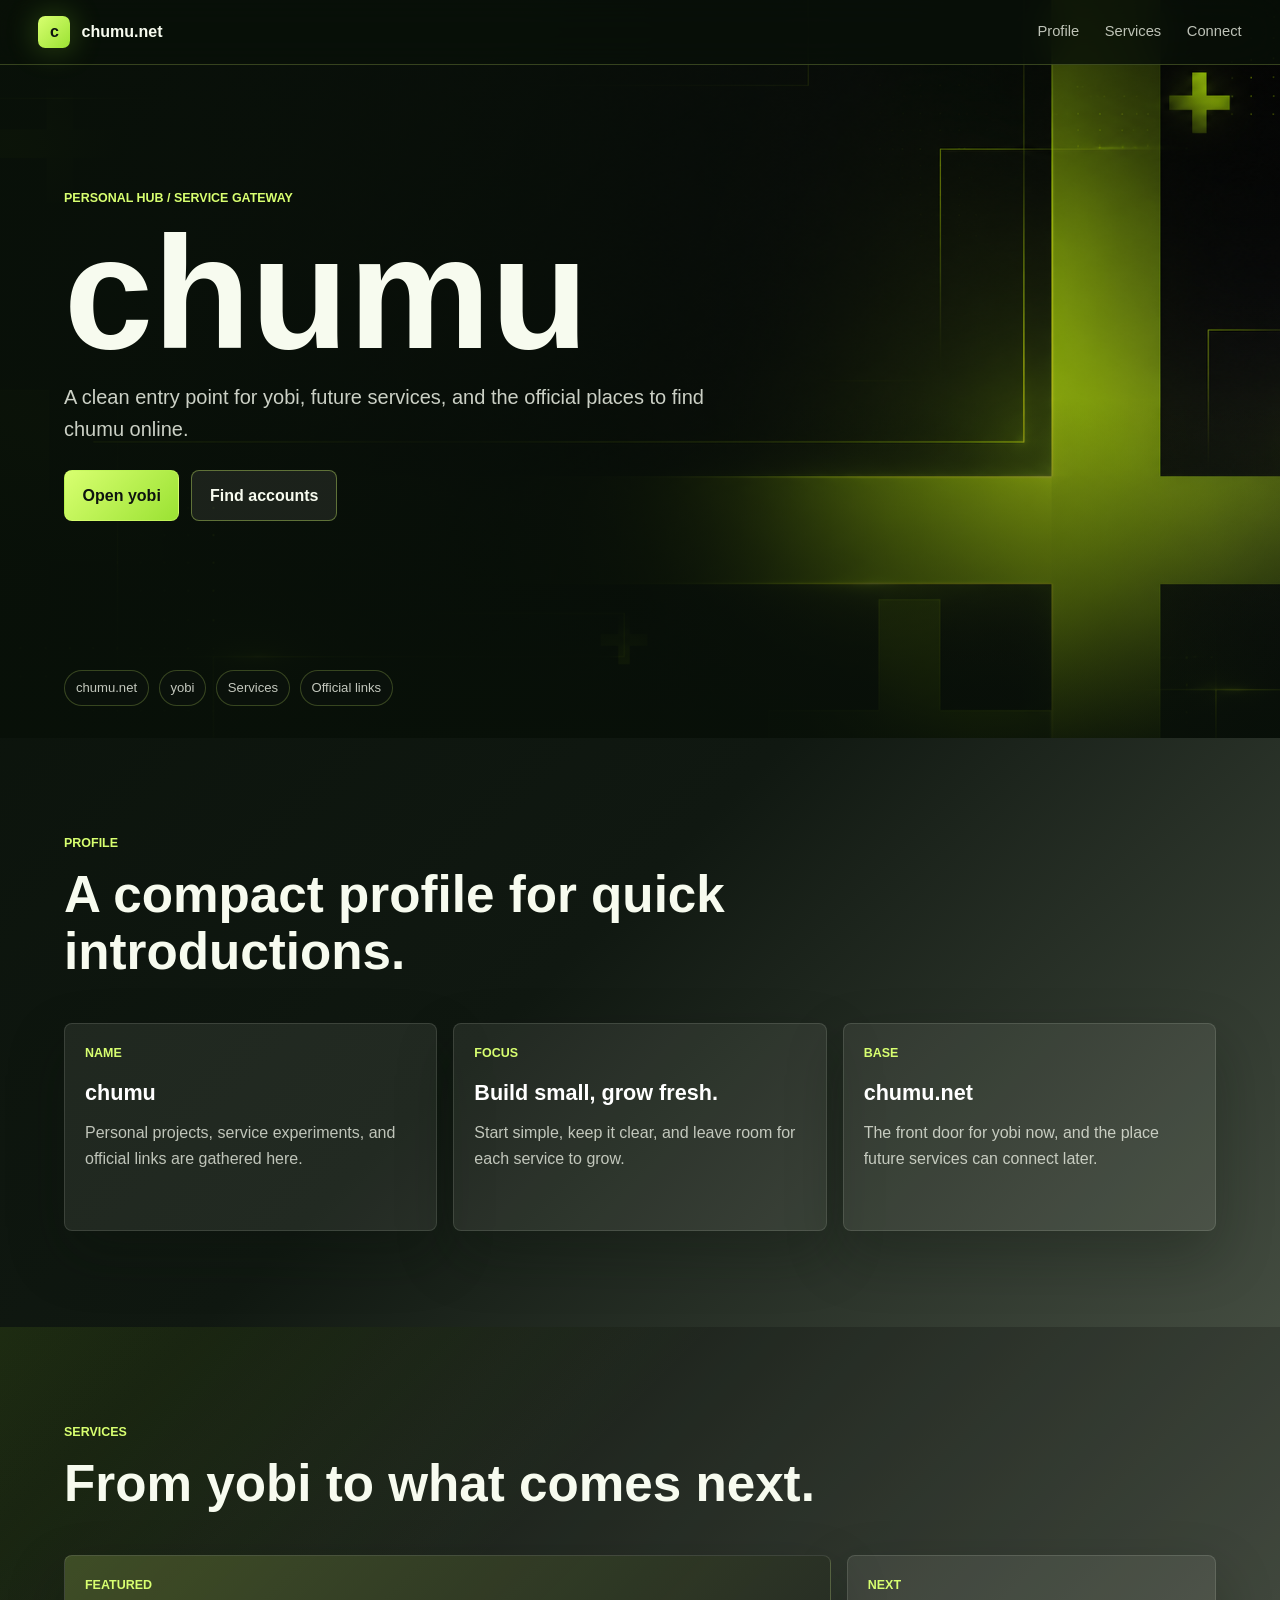
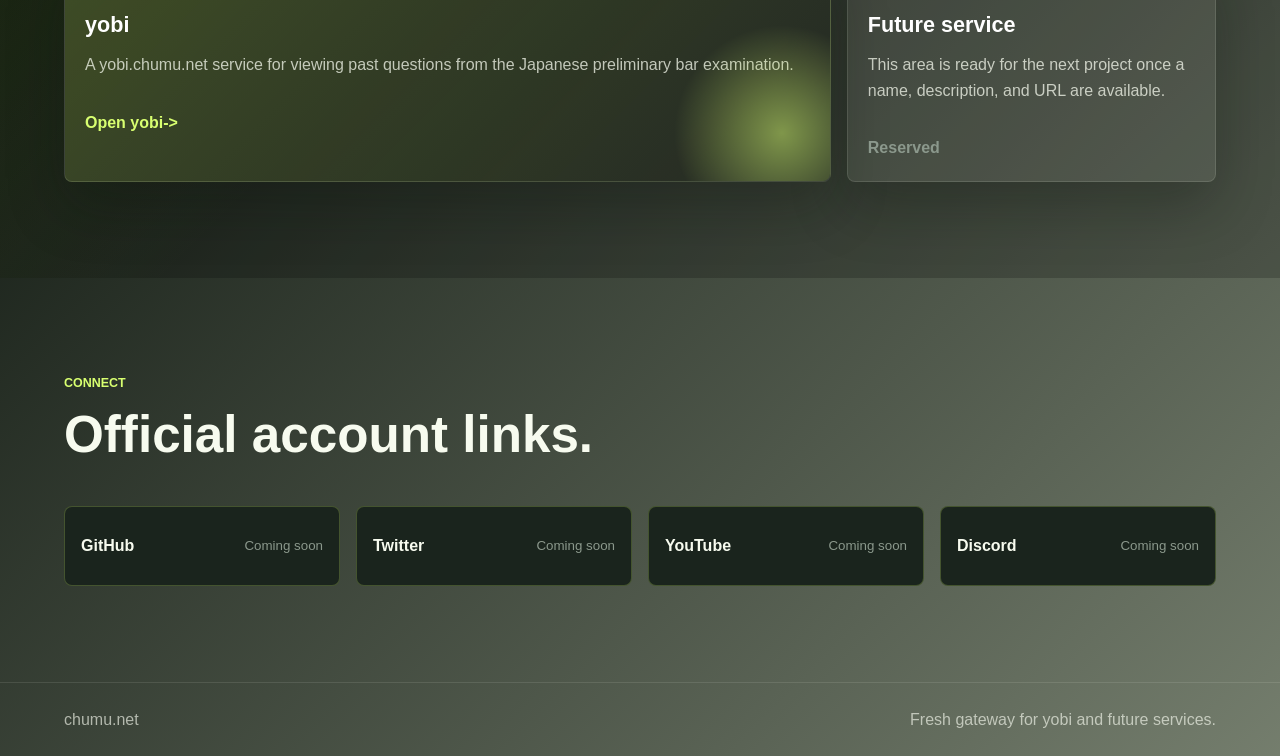
<file: index.html>
<!DOCTYPE html>
<html lang="ja">
<head>
    <link rel="canonical" href="https://chumu.net/">
    <script>
    if (location.pathname.endsWith("index.html")) {
        const newPath = location.pathname.replace(/index\.html$/, "");
        location.replace(newPath + location.search + location.hash);
    }
    </script>
    <meta charset="UTF-8">
    <meta name="viewport" content="width=device-width, initial-scale=1.0">
    <meta name="description" content="chumu.net is the personal hub for chumu, yobi, future services, and official account links.">
    <meta name="theme-color" content="#9be233">
    <meta name="color-scheme" content="dark light">
    <meta property="og:site_name" content="chumu.net">
    <meta property="og:title" content="chumu.net">
    <meta property="og:description" content="Personal hub for chumu, yobi, future services, and official account links.">
    <meta property="og:type" content="website">
    <meta property="og:url" content="https://chumu.net/">
    <meta property="og:image" content="https://chumu.net/images/og-image.jpg">
    <meta property="og:image:width" content="1200">
    <meta property="og:image:height" content="630">
    <meta name="twitter:card" content="summary_large_image">
    <meta name="twitter:title" content="chumu.net">
    <meta name="twitter:description" content="Personal hub for chumu, yobi, future services, and official account links.">
    <meta name="twitter:image" content="https://chumu.net/images/og-image.jpg">
    <title>chumu.net</title>
    <link rel="icon" href="favicon.svg" type="image/svg+xml">
    <link rel="manifest" href="site.webmanifest">
    <link rel="preload" as="image" href="images/homepage.png" type="image/png">
    <link rel="stylesheet" href="styles.css">
</head>
<body>
    <header class="site-header" aria-label="Site header">
        <a class="brand" href="#top" aria-label="chumu.net home">
            <span class="brand-mark" aria-hidden="true">c</span>
            <span>chumu.net</span>
        </a>
        <nav class="nav-links" aria-label="Primary navigation">
            <a href="#profile">Profile</a>
            <a href="#services">Services</a>
            <a href="#connect">Connect</a>
        </nav>
    </header>

    <main id="top">
        <section class="hero" aria-labelledby="hero-title">
            <div class="hero-media" aria-hidden="true"></div>
            <div class="hero-inner">
                <p class="eyebrow">Personal hub / Service gateway</p>
                <h1 id="hero-title">chumu</h1>
                <p class="hero-copy">
                    A clean entry point for yobi, future services, and the official places to find chumu online.
                </p>
                <div class="hero-actions">
                    <a class="button primary" href="https://yobi.chumu.net/" target="_blank" rel="noopener noreferrer">Open yobi</a>
                    <a class="button ghost" href="#connect">Find accounts</a>
                </div>
            </div>
            <div class="signal-strip" aria-label="Site highlights">
                <span>chumu.net</span>
                <span>yobi</span>
                <span>Services</span>
                <span>Official links</span>
            </div>
        </section>

        <section id="profile" class="profile-section" aria-labelledby="profile-title">
            <div class="section-heading">
                <p class="eyebrow">Profile</p>
                <h2 id="profile-title">A compact profile for quick introductions.</h2>
            </div>
            <div class="profile-grid">
                <article class="profile-card">
                    <p class="label">Name</p>
                    <h3>chumu</h3>
                    <p>Personal projects, service experiments, and official links are gathered here.</p>
                </article>
                <article class="profile-card">
                    <p class="label">Focus</p>
                    <h3>Build small, grow fresh.</h3>
                    <p>Start simple, keep it clear, and leave room for each service to grow.</p>
                </article>
                <article class="profile-card">
                    <p class="label">Base</p>
                    <h3>chumu.net</h3>
                    <p>The front door for yobi now, and the place future services can connect later.</p>
                </article>
            </div>
        </section>

        <section id="services" class="services-section" aria-labelledby="services-title">
            <div class="section-heading">
                <p class="eyebrow">Services</p>
                <h2 id="services-title">From yobi to what comes next.</h2>
            </div>
            <div class="service-grid" id="service-list" aria-live="polite">
                <article class="service-card featured">
                    <p class="label">Featured</p>
                    <h3>yobi</h3>
                    <p>A yobi.chumu.net service for viewing past questions from the Japanese preliminary bar examination.</p>
                    <a class="text-link" href="https://yobi.chumu.net/" target="_blank" rel="noopener noreferrer">Open yobi</a>
                </article>
                <article class="service-card muted">
                    <p class="label">Next</p>
                    <h3>Future service</h3>
                    <p>This area is ready for the next project once a name, description, and URL are available.</p>
                    <span class="text-link disabled">Reserved</span>
                </article>
            </div>
        </section>

        <section id="connect" class="connect-section" aria-labelledby="connect-title">
            <div class="section-heading">
                <p class="eyebrow">Connect</p>
                <h2 id="connect-title">Official account links.</h2>
            </div>
            <div class="account-grid" id="account-list" aria-live="polite">
                <span class="account-link disabled">
                    <span>GitHub</span>
                    <small>Coming soon</small>
                </span>
                <span class="account-link disabled">
                    <span>Twitter</span>
                    <small>Coming soon</small>
                </span>
                <span class="account-link disabled">
                    <span>YouTube</span>
                    <small>Coming soon</small>
                </span>
                <span class="account-link disabled">
                    <span>Discord</span>
                    <small>Coming soon</small>
                </span>
            </div>
        </section>
    </main>

    <footer class="site-footer">
        <span>chumu.net</span>
        <span>Fresh gateway for yobi and future services.</span>
    </footer>

    <script src="script.js"></script>
</body>
</html>
</file>
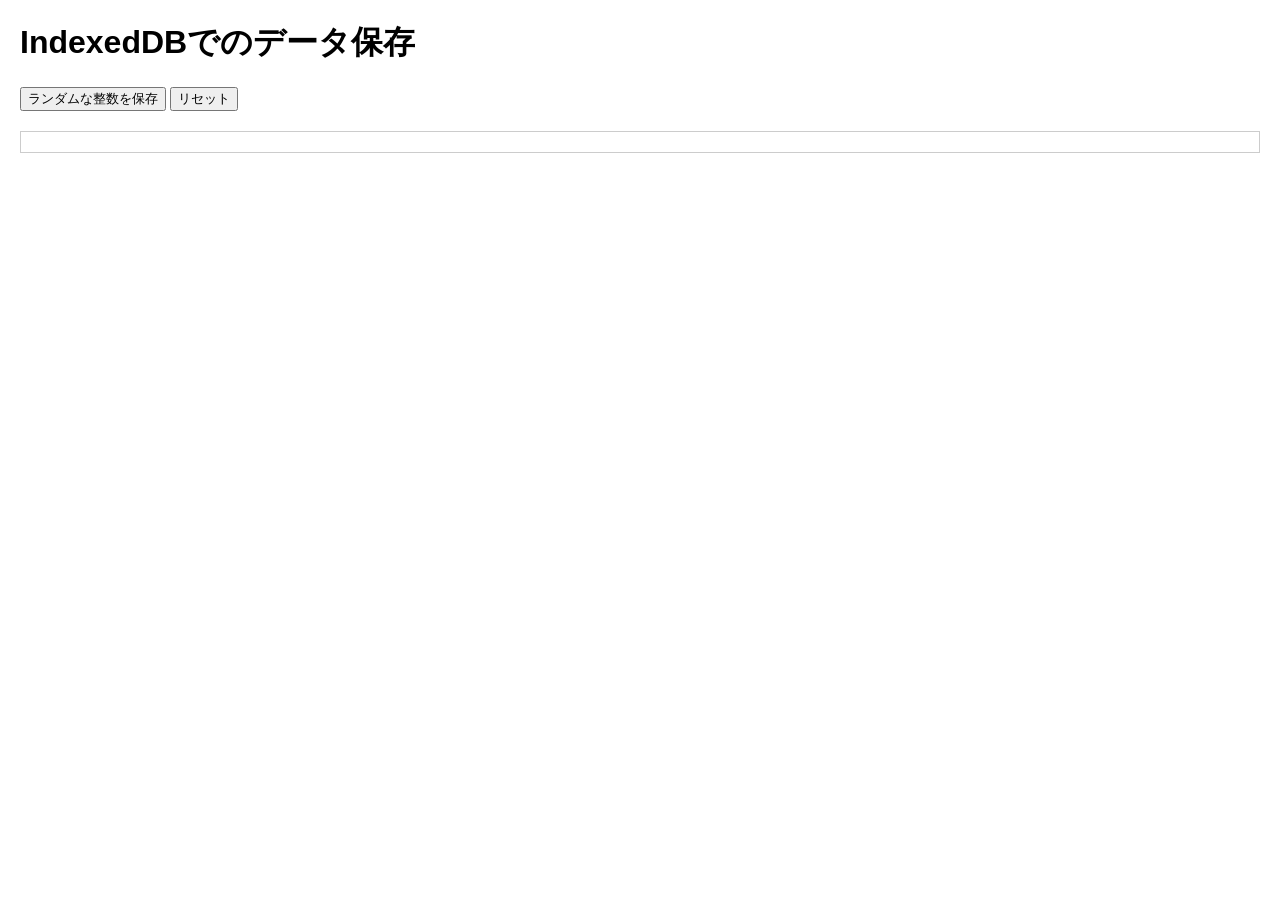
<file: test.html>
<!DOCTYPE html>
<html lang="ja">
<head>
    <meta charset="UTF-8">
    <meta name="viewport" content="width=device-width, initial-scale=1.0">
    <title>IndexedDB Sample</title>
    <style>
        body {
            font-family: Arial, sans-serif;
            margin: 20px;
        }
        #numberList {
            margin-top: 20px;
            max-height: 300px;
            overflow-y: auto;
            border: 1px solid #ccc;
            padding: 10px;
        }
    </style>
</head>
<body>
    <h1>IndexedDBでのデータ保存</h1>
    <button id="saveButton">ランダムな整数を保存</button>
    <button id="resetButton">リセット</button>
    <div id="numberList"></div>

    <script>
        // IndexedDBの設定
        const dbName = 'RandomNumbersDB';
        const storeName = 'numbers';
        let db;

        // IndexedDBの初期化
        function initDB() {
            const request = indexedDB.open(dbName, 1);
            request.onupgradeneeded = (event) => {
                db = event.target.result;
                db.createObjectStore(storeName, { keyPath: 'id' });
            };
            request.onsuccess = (event) => {
                db = event.target.result;
                displayNumbers(); // データを表示
            };
            request.onerror = (event) => {
                console.error('IndexedDBの初期化に失敗しました', event);
            };
        }

        // ランダムな整数を生成し、IndexedDBに保存
        function saveRandomNumber() {
            const randomNumber = Math.floor(Math.random() * 10000) + 1;
            const transaction = db.transaction([storeName], 'readwrite');
            const store = transaction.objectStore(storeName);
            const request = store.put({ id: randomNumber, value: randomNumber });

            request.onsuccess = () => {
                displayNumbers(); // 保存後に表示を更新
            };
            request.onerror = (event) => {
                console.error('データの保存に失敗しました', event);
            };
        }

        // IndexedDBからデータを取得して表示
        function displayNumbers() {
            const transaction = db.transaction([storeName], 'readonly');
            const store = transaction.objectStore(storeName);
            const request = store.getAll();

            request.onsuccess = (event) => {
                const numbers = event.target.result;
                const numberList = document.getElementById('numberList');
                numberList.innerHTML = ''; // 一度クリア

                numbers.forEach((item) => {
                    const div = document.createElement('div');
                    div.textContent = item.value;
                    numberList.appendChild(div);
                });
            };
            request.onerror = (event) => {
                console.error('データの取得に失敗しました', event);
            };
        }

        // IndexedDBのデータをリセット
        function resetDatabase() {
            const transaction = db.transaction([storeName], 'readwrite');
            const store = transaction.objectStore(storeName);
            const request = store.clear();

            request.onsuccess = () => {
                displayNumbers(); // リセット後に表示を更新
            };
            request.onerror = (event) => {
                console.error('データの削除に失敗しました', event);
            };
        }

        // ボタンのイベントリスナーを設定
        document.getElementById('saveButton').addEventListener('click', saveRandomNumber);
        document.getElementById('resetButton').addEventListener('click', resetDatabase);

        // 初期化
        initDB();
    </script>
</body>
</html>
</file>
<file: styles.css>
:root {
    --leaf: #9be233;
    --leaf-deep: #4a9f18;
    --sprout: #d8ff70;
    --ink: #0d130f;
    --ink-soft: #1a241d;
    --paper: #f7fbef;
    --muted: #8b988c;
    --line: rgba(216, 255, 112, 0.22);
    --shadow: rgba(9, 18, 11, 0.28);
}

* {
    box-sizing: border-box;
}

html {
    scroll-behavior: smooth;
}

body {
    margin: 0;
    color: var(--paper);
    background:
        radial-gradient(circle at 15% 10%, rgba(155, 226, 51, 0.18), transparent 24rem),
        linear-gradient(135deg, #081008 0%, #101811 42%, #edf8dc 170%);
    font-family: "Inter", "Noto Sans JP", "Yu Gothic UI", Meiryo, sans-serif;
    line-height: 1.6;
    text-rendering: optimizeLegibility;
}

a {
    color: inherit;
}

:focus-visible {
    outline: 3px solid var(--sprout);
    outline-offset: 4px;
}

.site-header {
    position: fixed;
    top: 0;
    left: 0;
    right: 0;
    z-index: 10;
    display: flex;
    align-items: center;
    justify-content: space-between;
    gap: 1rem;
    padding: 1rem clamp(1rem, 3vw, 2.5rem);
    background: rgba(8, 16, 8, 0.78);
    border-bottom: 1px solid var(--line);
    backdrop-filter: blur(18px);
}

.brand,
.nav-links,
.hero-actions,
.signal-strip,
.account-link,
.site-footer {
    display: flex;
    align-items: center;
}

.brand {
    gap: 0.7rem;
    text-decoration: none;
    font-weight: 800;
}

.brand-mark {
    display: grid;
    width: 2rem;
    height: 2rem;
    place-items: center;
    color: var(--ink);
    background: linear-gradient(135deg, var(--sprout), var(--leaf));
    border-radius: 0.45rem;
    box-shadow: 0 0 2rem rgba(155, 226, 51, 0.32);
}

.nav-links {
    gap: clamp(0.8rem, 2vw, 1.6rem);
    color: rgba(247, 251, 239, 0.76);
    font-size: 0.92rem;
}

.nav-links a {
    text-decoration: none;
}

.nav-links a:hover {
    color: var(--sprout);
}

.hero {
    position: relative;
    min-height: 82vh;
    display: grid;
    align-items: end;
    overflow: hidden;
    padding: 7rem clamp(1rem, 5vw, 5rem) 2rem;
}

.hero::before {
    content: "";
    position: absolute;
    inset: 0;
    background:
        linear-gradient(90deg, rgba(8, 16, 8, 0.94) 0%, rgba(8, 16, 8, 0.76) 42%, rgba(8, 16, 8, 0.12) 100%),
        linear-gradient(0deg, rgba(8, 16, 8, 0.9), transparent 46%);
    z-index: 1;
}

.hero-media {
    position: absolute;
    inset: 0;
    background-image: url("images/homepage.png");
    background-size: cover;
    background-position: center;
    transform: scale(1.02);
}

.hero-inner {
    position: relative;
    z-index: 2;
    width: min(46rem, 100%);
    padding-bottom: clamp(2rem, 8vh, 5rem);
}

.eyebrow,
.label {
    margin: 0 0 0.75rem;
    color: var(--sprout);
    font-size: 0.78rem;
    font-weight: 800;
    letter-spacing: 0;
    text-transform: uppercase;
}

h1,
h2,
h3,
p {
    margin-top: 0;
}

h1 {
    margin-bottom: 1rem;
    font-size: clamp(4rem, 13vw, 10rem);
    line-height: 0.9;
    letter-spacing: 0;
}

.hero-copy {
    width: min(42rem, 100%);
    margin-bottom: 1.6rem;
    color: rgba(247, 251, 239, 0.82);
    font-size: clamp(1rem, 2vw, 1.25rem);
}

.button {
    min-height: 2.8rem;
    padding: 0.72rem 1.1rem;
    border: 1px solid rgba(216, 255, 112, 0.36);
    border-radius: 0.5rem;
    text-decoration: none;
    font-weight: 800;
}

.hero-actions {
    flex-wrap: wrap;
    gap: 0.75rem;
}

.button.primary {
    color: var(--ink);
    background: linear-gradient(135deg, var(--sprout), var(--leaf));
}

.button.ghost {
    color: var(--paper);
    background: rgba(247, 251, 239, 0.08);
}

.signal-strip {
    position: relative;
    z-index: 2;
    flex-wrap: wrap;
    gap: 0.6rem;
}

.signal-strip span {
    padding: 0.42rem 0.68rem;
    color: rgba(247, 251, 239, 0.78);
    background: rgba(13, 19, 15, 0.58);
    border: 1px solid var(--line);
    border-radius: 999px;
    font-size: 0.82rem;
}

.profile-section,
.services-section,
.connect-section {
    padding: clamp(3.5rem, 8vw, 6rem) clamp(1rem, 5vw, 5rem);
}

.section-heading {
    width: min(48rem, 100%);
    margin-bottom: 1.5rem;
}

h2 {
    color: var(--paper);
    font-size: clamp(1.8rem, 4vw, 3.4rem);
    line-height: 1.12;
    letter-spacing: 0;
}

.profile-grid,
.service-grid,
.account-grid {
    display: grid;
    gap: 1rem;
}

.profile-grid {
    grid-template-columns: repeat(3, minmax(0, 1fr));
}

.profile-card,
.service-card {
    min-height: 13rem;
    padding: 1.25rem;
    background: rgba(247, 251, 239, 0.08);
    border: 1px solid rgba(247, 251, 239, 0.12);
    border-radius: 0.5rem;
    box-shadow: 0 1.5rem 3.5rem var(--shadow);
}

.profile-card h3,
.service-card h3 {
    margin-bottom: 0.6rem;
    color: #ffffff;
    font-size: 1.35rem;
}

.profile-card p:not(.label),
.service-card p:not(.label) {
    color: rgba(247, 251, 239, 0.74);
}

.services-section {
    background:
        linear-gradient(135deg, rgba(155, 226, 51, 0.12), transparent 32rem),
        rgba(0, 0, 0, 0.2);
}

.service-grid {
    grid-template-columns: minmax(0, 1.35fr) minmax(16rem, 0.65fr);
}

.service-card.featured {
    position: relative;
    overflow: hidden;
    background:
        linear-gradient(135deg, rgba(216, 255, 112, 0.24), rgba(247, 251, 239, 0.08)),
        rgba(13, 19, 15, 0.86);
}

.service-card.featured::after {
    content: "";
    position: absolute;
    right: -4rem;
    bottom: -4rem;
    width: 14rem;
    height: 14rem;
    background: radial-gradient(circle, rgba(216, 255, 112, 0.5), transparent 68%);
}

.text-link {
    position: relative;
    z-index: 1;
    display: inline-flex;
    margin-top: 1rem;
    color: var(--sprout);
    font-weight: 800;
    text-decoration: none;
}

.text-link::after {
    content: " ->";
}

.text-link.disabled {
    color: var(--muted);
}

.text-link.disabled::after {
    content: "";
}

.account-grid {
    grid-template-columns: repeat(4, minmax(0, 1fr));
}

.account-link {
    justify-content: space-between;
    gap: 1rem;
    min-height: 5rem;
    padding: 1rem;
    color: var(--paper);
    text-decoration: none;
    background: var(--ink-soft);
    border: 1px solid var(--line);
    border-radius: 0.5rem;
}

.account-link:hover {
    border-color: var(--sprout);
    transform: translateY(-2px);
}

.account-link.disabled {
    cursor: default;
}

.account-link.disabled:hover {
    border-color: var(--line);
    transform: none;
}

.account-link span {
    font-weight: 900;
}

.account-link small {
    color: var(--muted);
}

.site-footer {
    justify-content: space-between;
    gap: 1rem;
    padding: 1.5rem clamp(1rem, 5vw, 5rem);
    color: rgba(247, 251, 239, 0.64);
    border-top: 1px solid rgba(247, 251, 239, 0.1);
}

@media (max-width: 800px) {
    .site-header {
        position: absolute;
    }

    .nav-links {
        display: none;
    }

    .hero {
        min-height: 80vh;
        padding-top: 6rem;
    }

    .hero::before {
        background:
            linear-gradient(0deg, rgba(8, 16, 8, 0.96) 0%, rgba(8, 16, 8, 0.72) 62%, rgba(8, 16, 8, 0.22) 100%);
    }

    .hero-media {
        background-position: 58% center;
    }

    .profile-grid,
    .service-grid,
    .account-grid {
        grid-template-columns: 1fr;
    }

    .profile-card,
    .service-card {
        min-height: auto;
    }

    .site-footer {
        align-items: flex-start;
        flex-direction: column;
    }
}

@media (max-width: 420px) {
    .brand {
        font-size: 0.95rem;
    }

    .hero-actions .button {
        width: 100%;
        justify-content: center;
        text-align: center;
    }
}

@media (prefers-reduced-motion: reduce) {
    *,
    *::before,
    *::after {
        scroll-behavior: auto !important;
    }
}
</file>
